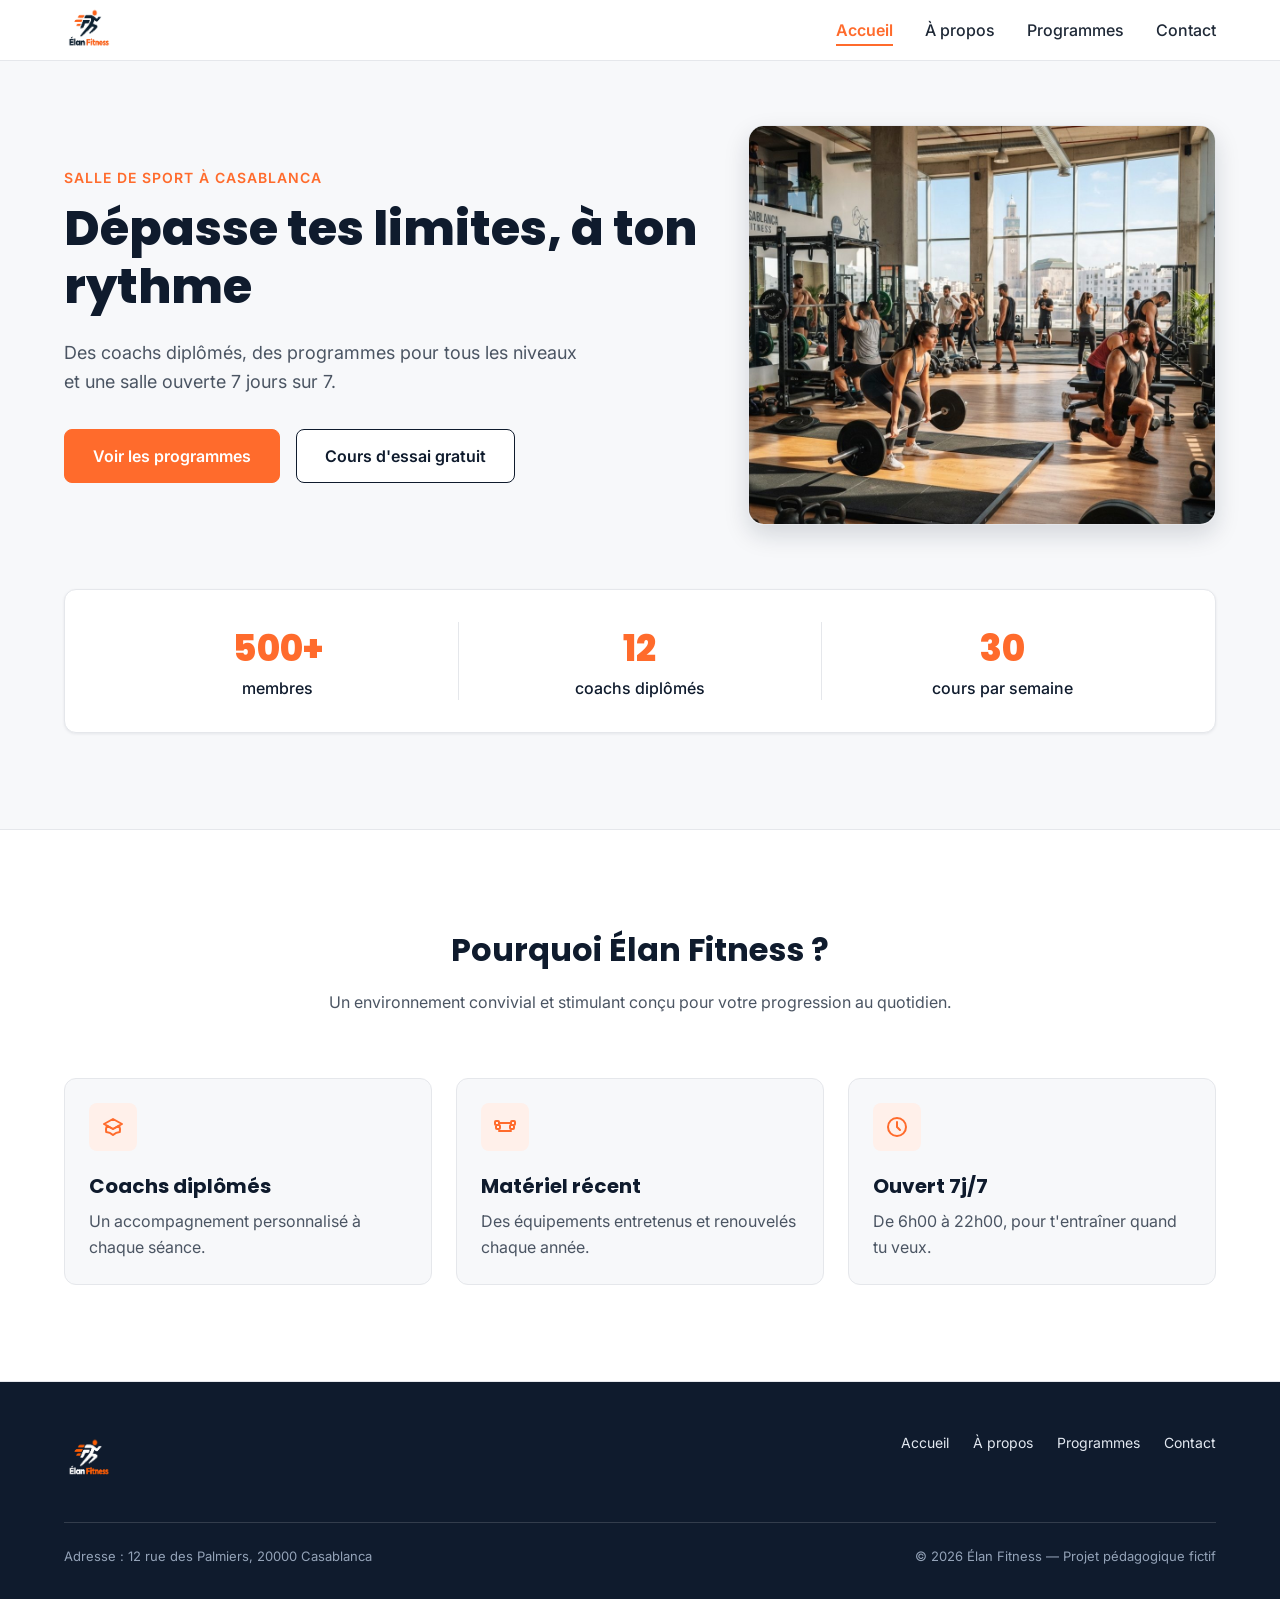
<file: index.html>
<!DOCTYPE html>
<html lang="fr">
<head>
  <meta charset="UTF-8">
  <meta name="viewport" content="width=device-width, initial-scale=1">
  <meta name="description" content="Découvrez Élan Fitness, salle de sport à Casablanca : musculation, yoga, cardio et boxe fitness avec des coachs diplômés.">
  <meta property="og:type" content="website">
  <meta property="og:locale" content="fr_FR">
  <meta property="og:site_name" content="Élan Fitness">
  <meta property="og:title" content="Élan Fitness | Salle de sport à Casablanca">
  <meta property="og:description" content="Musculation, yoga, cardio et boxe fitness avec des coachs diplômés à Casablanca.">
  <title>Élan Fitness | Salle de sport à Casablanca</title>

  <link rel="preconnect" href="https://fonts.googleapis.com">
  <link rel="preconnect" href="https://fonts.gstatic.com" crossorigin>
  <link href="https://fonts.googleapis.com/css2?family=Inter:wght@400;500;600&family=Poppins:wght@600;700;800&display=swap" rel="stylesheet">

  <link rel="stylesheet" href="style.css">
</head>

<body>

  <header class="en-tete">
    <div class="conteneur en-tete-contenu">
      <img src ='logo.png' alt='Logo Élan Fitness dynamique' class='logo logo1' >

      <nav aria-label="Navigation principale">
        <ul class="menu">
          <li><a href="index.html" class="lien-actif">Accueil</a></li>
          <li><a href="apropos.html">À propos</a></li>
          <li><a href="programmes.html">Programmes</a></li>
          <li><a href="contact.html">Contact</a></li>

        </ul>
      </nav>
    </div>
  </header>

  <main>

    <section id="accueil" class="hero">
      <div class="conteneur">

        <div class="hero-contenu">
          <div class="hero-texte">
            <p class="sur-titre">Salle de sport à Casablanca</p>
            <h1>Dépasse tes limites, à ton rythme</h1>
            <p class="hero-description">
              Des coachs diplômés, des programmes pour tous les niveaux et une salle ouverte 7 jours sur 7.
            </p>
            <div class="boutons">
              <a href="programmes.html" class="bouton bouton-principal">Voir les programmes</a>
              <a href="contact.html" class="bouton bouton-secondaire">Cours d'essai gratuit</a>
            </div>
          </div>

          <img class="hero-image" src="img/hero.jpg" alt="Des personnes s'entraînent dans une salle de sport lumineuse à Casablanca">
        </div>

        <div class="chiffres">
          <div class="chiffre">
            <p class="chiffre-nombre">500+</p>
            <p>membres</p>
          </div>
          <div class="chiffre">
            <p class="chiffre-nombre">12</p>
            <p>coachs diplômés</p>
          </div>
          <div class="chiffre">
            <p class="chiffre-nombre">30</p>
            <p>cours par semaine</p>
          </div>
        </div>

      </div>
    </section> 

    <section class="section section-blanche">
      <div class="conteneur">

        <div class="section-titre">
          <h2>Pourquoi Élan Fitness ?</h2>
          <p>Un environnement convivial et stimulant conçu pour votre progression au quotidien.</p>
        </div>

        <div class="cartes">
          <article class="carte carte-avantage">
            <div class="icone"><img src="img/icone-coach.svg" alt=""></div>
            <h3>Coachs diplômés</h3>
            <p>Un accompagnement personnalisé à chaque séance.</p>
          </article>

          <article class="carte carte-avantage">
            <div class="icone"><img src="img/icone-materiel.svg" alt=""></div>
            <h3>Matériel récent</h3>
            <p>Des équipements entretenus et renouvelés chaque année.</p>
          </article>

          <article class="carte carte-avantage">
            <div class="icone"><img src="img/icone-horloge.svg" alt=""></div>
            <h3>Ouvert 7j/7</h3>
            <p>De 6h00 à 22h00, pour t'entraîner quand tu veux.</p>
          </article>
        </div>

      </div>
    </section>



    
  </main>

  <footer class="pied-de-page">
    <div class="conteneur">

      <div class="pied-haut">
       <img src="logo2.png" alt="Logo Élan Fitness" class="logo">

        <nav aria-label="Navigation du pied de page">
          <ul class="menu menu-pied">
            <li><a href="index.html">Accueil</a></li>
            <li><a href="apropos.html">À propos</a></li>
            <li><a href="programmes.html">Programmes</a></li>
            <li><a href="contact.html">Contact</a></li>

          </ul>
        </nav>
      </div>

      <div class="pied-bas">
        <p>Adresse : 12 rue des Palmiers, 20000 Casablanca</p>
        <p>&copy; 2026 Élan Fitness — Projet pédagogique fictif</p>
      </div>

    </div>
  </footer>

</body>
</html>
</file>
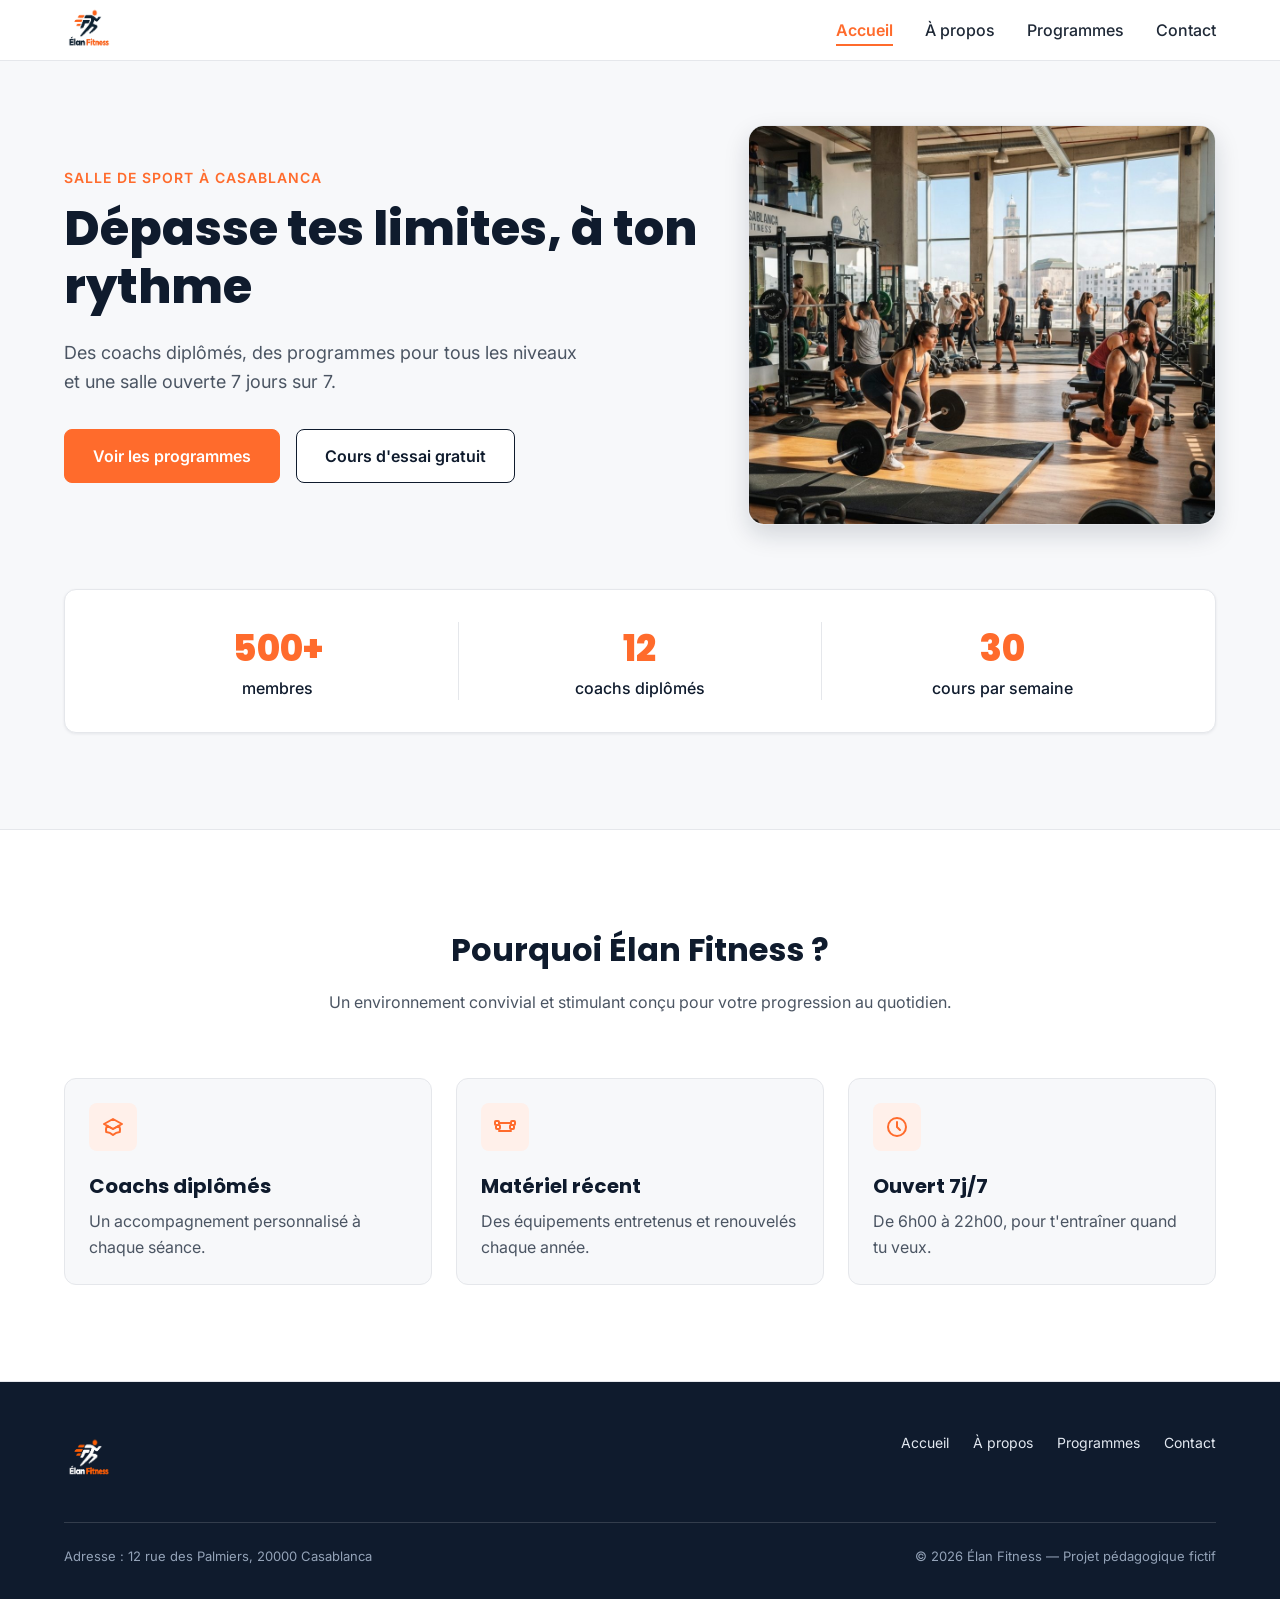
<file: accueil.html>
<!DOCTYPE html>
<html lang="fr">
<head>
  <meta charset="UTF-8">
  <meta name="viewport" content="width=device-width, initial-scale=1">
  <meta name="description" content="Élan Fitness, salle de sport à Casablanca : musculation, yoga, cardio et boxe fitness avec des coachs diplômés. Réservez votre cours d'essai gratuit.">
  <title>Élan Fitness | Salle de sport à Casablanca</title>

  <link rel="preconnect" href="https://fonts.googleapis.com">
  <link rel="preconnect" href="https://fonts.gstatic.com" crossorigin>
  <link href="https://fonts.googleapis.com/css2?family=Inter:wght@400;500;600&family=Poppins:wght@600;700;800&display=swap" rel="stylesheet">

  <link rel="stylesheet" href="style.css">
</head>

<body>

  <header class="en-tete">
    <div class="conteneur en-tete-contenu">
      <img src ='logo.png' alt='Logo Élan Fitness dynamique' class='logo logo1' >

      <nav aria-label="Navigation principale">
        <ul class="menu">
          <li><a href="Accueil.html" class="lien-actif">Accueil</a></li>
          <li><a href="apropos.html">À propos</a></li>
          <li><a href="programmes.html">Programmes</a></li>
          <li><a href="contact.html">Contact</a></li>

        </ul>
      </nav>
    </div>
  </header>

  <main>

    <section id="accueil" class="hero">
      <div class="conteneur">

        <div class="hero-contenu">
          <div class="hero-texte">
            <p class="sur-titre">Salle de sport à Casablanca</p>
            <h1>Dépasse tes limites, à ton rythme</h1>
            <p class="hero-description">
              Des coachs diplômés, des programmes pour tous les niveaux et une salle ouverte 7 jours sur 7.
            </p>
            <div class="boutons">
              <a href="programmes.html" class="bouton bouton-principal">Voir les programmes</a>
              <a href="contact.html" class="bouton bouton-secondaire">Cours d'essai gratuit</a>
            </div>
          </div>

          <img class="hero-image" src="img/hero.jpg" alt="Des personnes s'entraînent dans une salle de sport lumineuse à Casablanca">
        </div>

        <div class="chiffres">
          <div class="chiffre">
            <p class="chiffre-nombre">500+</p>
            <p>membres</p>
          </div>
          <div class="chiffre">
            <p class="chiffre-nombre">12</p>
            <p>coachs diplômés</p>
          </div>
          <div class="chiffre">
            <p class="chiffre-nombre">30</p>
            <p>cours par semaine</p>
          </div>
        </div>

      </div>
    </section> 

    <section class="section section-blanche">
      <div class="conteneur">

        <div class="section-titre">
          <h2>Pourquoi Élan Fitness ?</h2>
          <p>Un environnement convivial et stimulant conçu pour votre progression au quotidien.</p>
        </div>

        <div class="cartes">
          <article class="carte carte-avantage">
            <div class="icone"><img src="img/icone-coach.svg" alt=""></div>
            <h3>Coachs diplômés</h3>
            <p>Un accompagnement personnalisé à chaque séance.</p>
          </article>

          <article class="carte carte-avantage">
            <div class="icone"><img src="img/icone-materiel.svg" alt=""></div>
            <h3>Matériel récent</h3>
            <p>Des équipements entretenus et renouvelés chaque année.</p>
          </article>

          <article class="carte carte-avantage">
            <div class="icone"><img src="img/icone-horloge.svg" alt=""></div>
            <h3>Ouvert 7j/7</h3>
            <p>De 6h00 à 22h00, pour t'entraîner quand tu veux.</p>
          </article>
        </div>

      </div>
    </section>



    
  </main>

  <footer class="pied-de-page">
    <div class="conteneur">

      <div class="pied-haut">
       <img src="logo2.png" alt="Logo Élan Fitness" class="logo">

        <nav aria-label="Navigation du pied de page">
          <ul class="menu menu-pied">
            <li><a href="Accueil.html">Accueil</a></li>
            <li><a href="apropos.html">À propos</a></li>
            <li><a href="programmes.html">Programmes</a></li>
            <li><a href="contact.html">Contact</a></li>

          </ul>
        </nav>
      </div>

      <div class="pied-bas">
        <p>Adresse : 12 rue des Palmiers, 20000 Casablanca</p>
        <p>&copy; 2026 Élan Fitness — Projet pédagogique fictif</p>
      </div>

    </div>
  </footer>

</body>
</html>
</file>
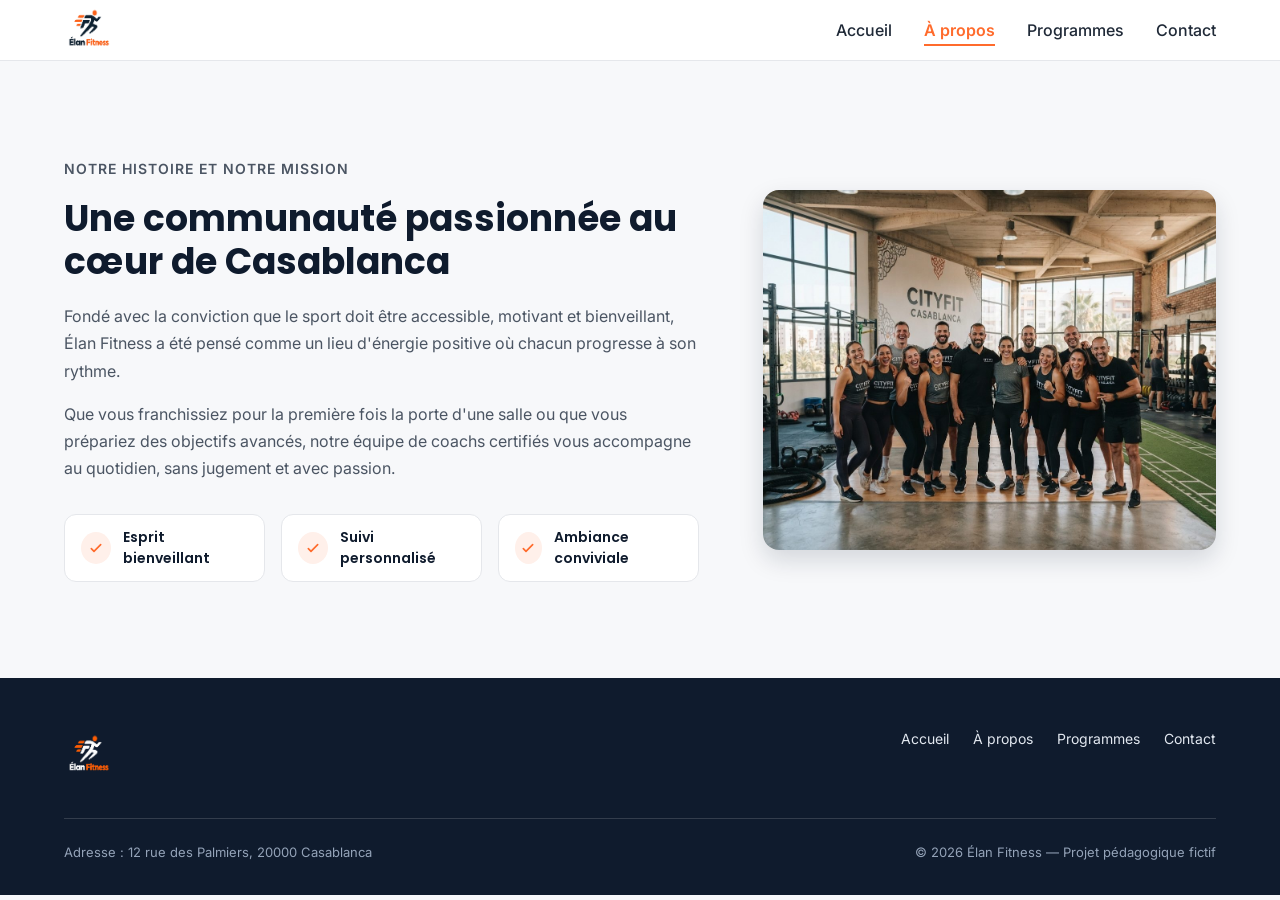
<file: apropos.html>
<!DOCTYPE html>
<html lang="fr">
<head>
  <meta charset="UTF-8">
  <meta name="viewport" content="width=device-width, initial-scale=1">
  <meta name="description" content="Découvrez l'histoire et les valeurs d'Élan Fitness, une salle de sport conviviale avec des coachs certifiés au cœur de Casablanca.">
  <meta property="og:type" content="website">
  <meta property="og:locale" content="fr_FR">
  <meta property="og:site_name" content="Élan Fitness">
  <meta property="og:title" content="À propos d'Élan Fitness | Salle de sport à Casablanca">
  <meta property="og:description" content="Découvrez l'histoire, les valeurs et l'équipe de coachs d'Élan Fitness à Casablanca.">
  <title>À propos d'Élan Fitness | Casablanca</title>

  <link rel="preconnect" href="https://fonts.googleapis.com">
  <link rel="preconnect" href="https://fonts.gstatic.com" crossorigin>
  <link href="https://fonts.googleapis.com/css2?family=Inter:wght@400;500;600&family=Poppins:wght@600;700;800&display=swap" rel="stylesheet">

  <link rel="stylesheet" href="style.css">
</head>

<body>

  <header class="en-tete">
    <div class="conteneur en-tete-contenu">
      <img src ='logo.png' alt='Logo Élan Fitness dynamique' class='logo logo1' >

      <nav aria-label="Navigation principale">
        <ul class="menu">
          <li><a href="index.html" >Accueil</a></li>
          <li><a href="apropos.html" class="lien-actif">À propos</a></li>
          <li><a href="programmes.html">Programmes</a></li>
          <li><a href="contact.html">Contact</a></li>
        </ul>
      </nav>
    </div>
  </header>

  <main>
    <section id="a-propos" class="section">
      <div class="conteneur apropos-contenu">

        <div class="apropos-texte">
          <p class="sur-titre">Notre histoire et notre mission</p>
          <h1>Une communauté passionnée au cœur de Casablanca</h1>
          <p>
            Fondé avec la conviction que le sport doit être accessible, motivant et bienveillant,
            Élan Fitness a été pensé comme un lieu d'énergie positive où chacun progresse à son rythme.
          </p>
          <p>
            Que vous franchissiez pour la première fois la porte d'une salle ou que vous prépariez des
            objectifs avancés, notre équipe de coachs certifiés vous accompagne au quotidien, sans
            jugement et avec passion.
          </p>

          <ul class="valeurs">
            <li class="valeur">
              <div class="icone icone-petite"><img src="img/icone-check.svg" alt=""></div>
              <span>Esprit bienveillant</span>
            </li>
            <li class="valeur">
              <div class="icone icone-petite"><img src="img/icone-check.svg" alt=""></div>
              <span>Suivi personnalisé</span>
            </li>
            <li class="valeur">
              <div class="icone icone-petite"><img src="img/icone-check.svg" alt=""></div>
              <span>Ambiance conviviale</span>
            </li>
          </ul>
        </div>

        <img class="apropos-image" src="img/equipe.jpg" alt="L'équipe de coachs d'Élan Fitness réunie dans la salle">

      </div>
    </section>
  </main>

  <footer class="pied-de-page">
    <div class="conteneur">

      <div class="pied-haut">
       <img src="logo2.png" alt="Logo Élan Fitness" class="logo">

        <nav aria-label="Navigation du pied de page">
          <ul class="menu menu-pied">
            <li><a href="index.html">Accueil</a></li>
            <li><a href="apropos.html">À propos</a></li>
            <li><a href="programmes.html">Programmes</a></li>
            <li><a href="contact.html">Contact</a></li>

          </ul>
        </nav>
      </div>

      <div class="pied-bas">
        <p>Adresse : 12 rue des Palmiers, 20000 Casablanca</p>
        <p>&copy; 2026 Élan Fitness — Projet pédagogique fictif</p>
      </div>

    </div>
  </footer>

</body>
</html>
</file>
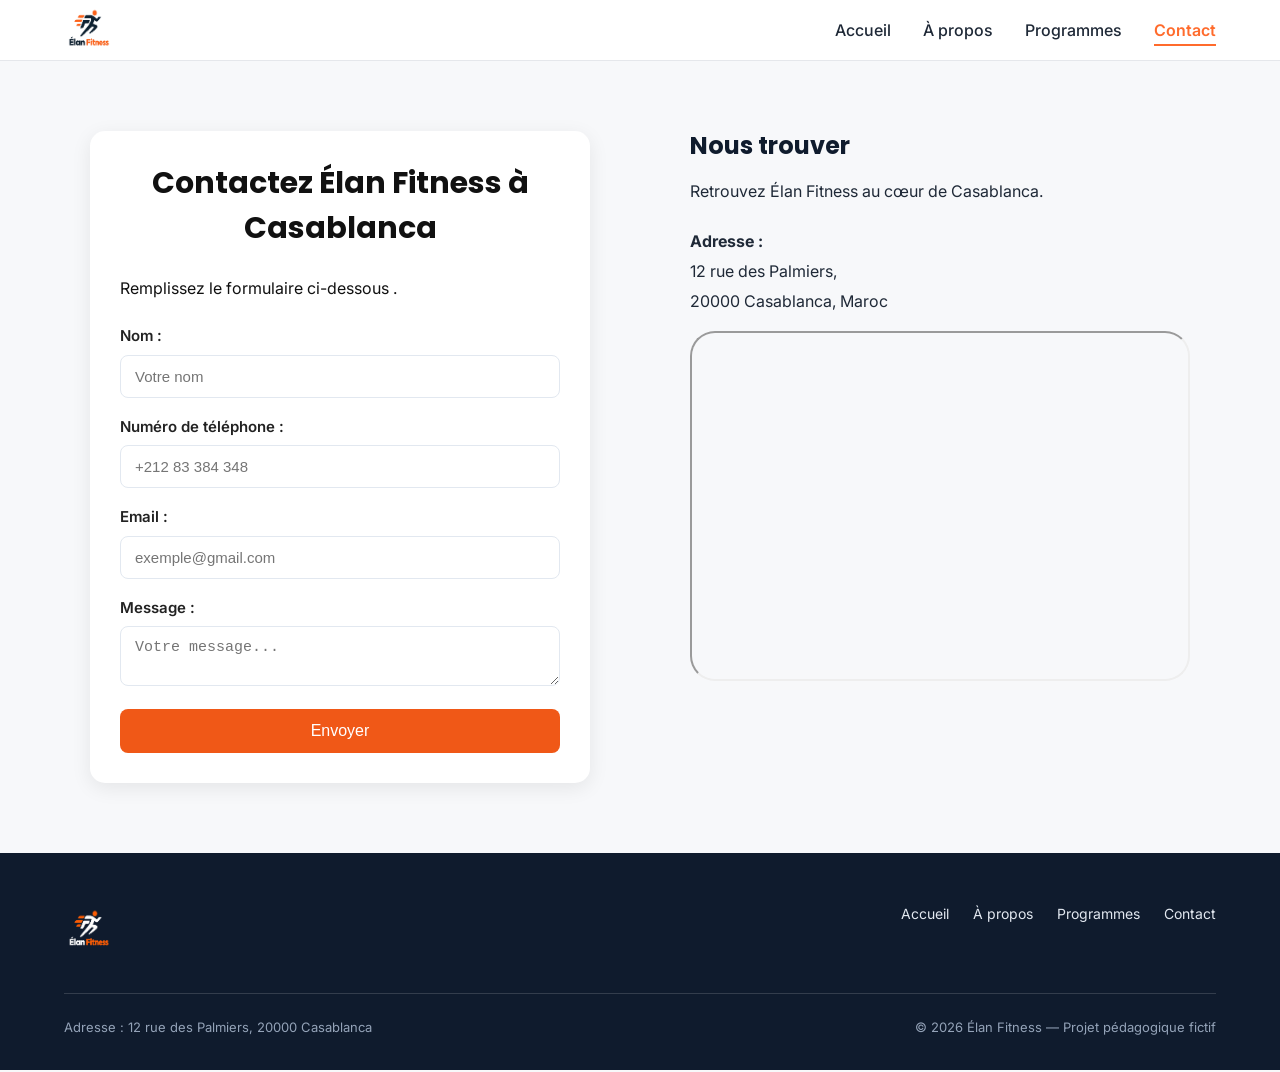
<file: contact.html>
<!DOCTYPE html>
<html lang="fr">
<head>
  <meta charset="UTF-8">
  <meta name="viewport" content="width=device-width, initial-scale=1">
  <meta name="description" content="Contactez Élan Fitness à Casablanca pour en savoir plus sur nos programmes, nos abonnements ou réserver votre cours d'essai.">
  <meta property="og:type" content="website">
  <meta property="og:locale" content="fr_FR">
  <meta property="og:site_name" content="Élan Fitness">
  <meta property="og:title" content="Contact | Élan Fitness Casablanca">
  <meta property="og:description" content="Une question sur nos programmes ou abonnements ? Contactez l'équipe d'Élan Fitness à Casablanca.">
  <title>Contact | Élan Fitness Casablanca</title>

  <link rel="preconnect" href="https://fonts.googleapis.com">
  <link rel="preconnect" href="https://fonts.gstatic.com" crossorigin>
  <link href="https://fonts.googleapis.com/css2?family=Inter:wght@400;500;600&family=Poppins:wght@600;700;800&display=swap" rel="stylesheet">

  <link rel="stylesheet" href="style.css">
</head>

<body>

  <header class="en-tete">
    <div class="conteneur en-tete-contenu">
      <img src ='logo.png' alt='Logo Élan Fitness dynamique' class='logo logo1' >

      <nav aria-label="Navigation principale">
        <ul class="menu">
          <li><a href="index.html" >Accueil</a></li>
          <li><a href="apropos.html">À propos</a></li>
          <li><a href="programmes.html">Programmes</a></li>
          <li><a href="contact.html" class="lien-actif">Contact</a></li>

        </ul>
      </nav>
    </div>
  </header>

  

<main>
<section class="contact">

  <form class="contact-form">
    <h1>Contactez Élan Fitness à Casablanca</h1>
    <p>Remplissez le formulaire ci-dessous .</p>
    <label for="nom">Nom :</label>
    <input type="text" id="nom" name="nom" placeholder="Votre nom">

    <label for="telephone">Numéro de téléphone :</label>
    <input type="tel" id="telephone" name="telephone" placeholder="+212 83 384 348">

    <label for="email">Email :</label>
    <input type="email" id="email" name="email" placeholder="exemple@gmail.com">

    <label for="message">Message :</label>
    <textarea id="message" name="message" placeholder="Votre message..."></textarea>

    <button type="submit">Envoyer</button>
  </form>

  <div class="localisation_description">
    <h2>Nous trouver</h2>

    <p>
      Retrouvez Élan Fitness au cœur de Casablanca.
    </p>

    <p>
      <strong>Adresse :</strong><br>
      12 rue des Palmiers,<br>
      20000 Casablanca, Maroc
    </p>

    <iframe
      src="https://www.google.com/maps?q=12%20rue%20des%20Palmiers%2C%20Casablanca%2C%20Morocco&output=embed">
    </iframe>
  </div>

</section>
</main>

  <footer class="pied-de-page">
    <div class="conteneur">

      <div class="pied-haut">
       <img src="logo2.png" alt="Logo Élan Fitness" class="logo">

        <nav aria-label="Navigation du pied de page">
          <ul class="menu menu-pied">
            <li><a href="index.html">Accueil</a></li>
            <li><a href="apropos.html">À propos</a></li>
            <li><a href="programmes.html">Programmes</a></li>
            <li><a href="contact.html">Contact</a></li>

          </ul>
        </nav>
      </div>

      <div class="pied-bas">
        <p>Adresse : 12 rue des Palmiers, 20000 Casablanca</p>
        <p>&copy; 2026 Élan Fitness — Projet pédagogique fictif</p>
      </div>

    </div>
  </footer>

</body>
</html>
</file>
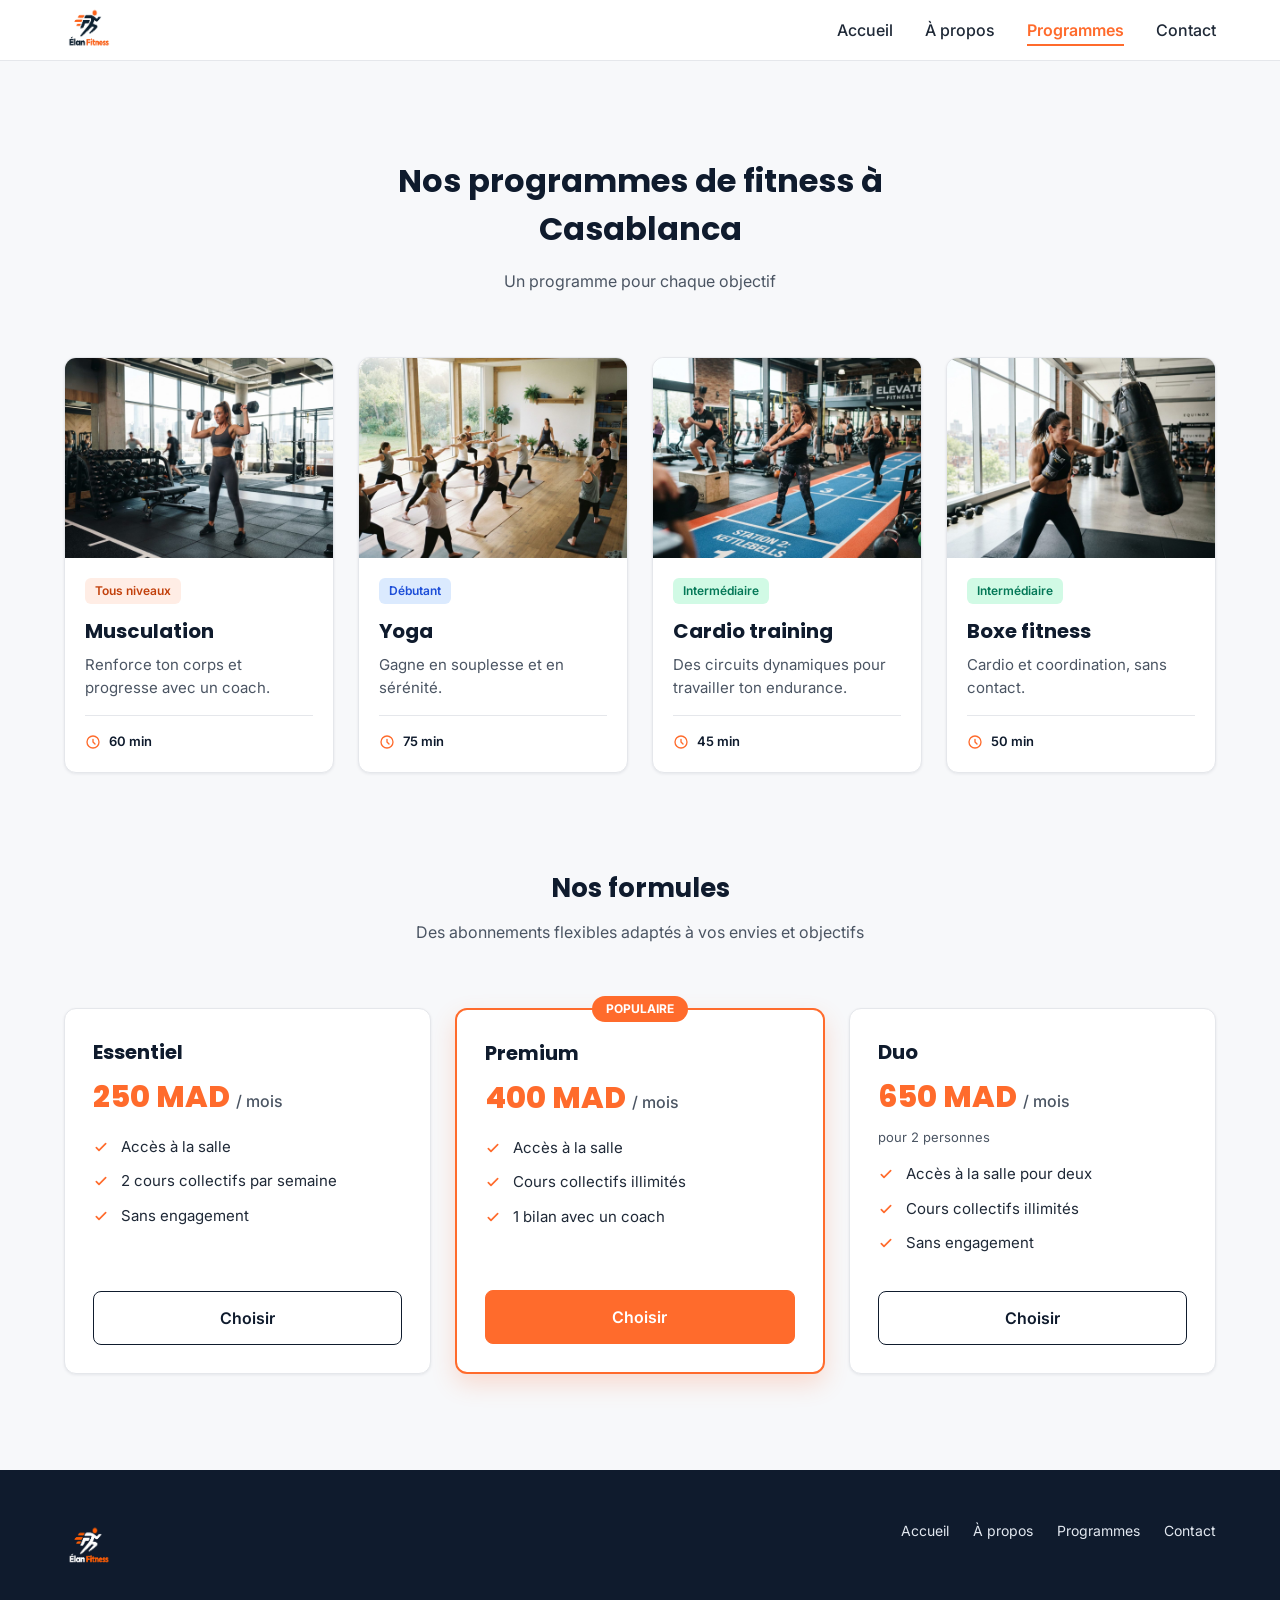
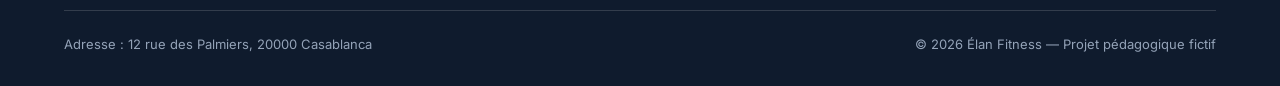
<file: programmes.html>
<!DOCTYPE html>
<html lang="fr">
<head>
  <meta charset="UTF-8">
  <meta name="viewport" content="width=device-width, initial-scale=1">
  <meta name="description" content="Explorez les programmes de musculation, yoga, cardio et boxe fitness d'Élan Fitness à Casablanca, ainsi que nos formules d'abonnement.">
  <meta property="og:type" content="website">
  <meta property="og:locale" content="fr_FR">
  <meta property="og:site_name" content="Élan Fitness">
  <meta property="og:title" content="Programmes fitness | Élan Fitness Casablanca">
  <meta property="og:description" content="Musculation, yoga, cardio et boxe fitness : trouvez le programme adapté à vos objectifs.">
  <title>Programmes fitness | Élan Fitness Casablanca</title>

  <link rel="preconnect" href="https://fonts.googleapis.com">
  <link rel="preconnect" href="https://fonts.gstatic.com" crossorigin>
  <link href="https://fonts.googleapis.com/css2?family=Inter:wght@400;500;600&family=Poppins:wght@600;700;800&display=swap" rel="stylesheet">

  <link rel="stylesheet" href="style.css">
</head>

<body>

  <header class="en-tete">
    <div class="conteneur en-tete-contenu">
      <img src ='logo.png' alt='Logo Élan Fitness dynamique' class='logo logo1' >

      <nav aria-label="Navigation principale">
        <ul class="menu">
          <li><a href="index.html" >Accueil</a></li>
          <li><a href="apropos.html">À propos</a></li>
          <li><a href="programmes.html" class="lien-actif">Programmes</a></li>
          <li><a href="contact.html">Contact</a></li>
        </ul>
      </nav>
    </div>
  </header>
  <main>
  <section id="programmes" class="section">
      <div class="conteneur">

        <div class="section-titre">
          <h1>Nos programmes de fitness à Casablanca</h1>
          <p>Un programme pour chaque objectif</p>
        </div>

        <div class="cartes">

          <article class="carte carte-programme">
            <img src="img/musculation.jpg" alt="Une sportive soulève des haltères dans l'espace musculation">
            <div class="programme-corps">
              <span class="etiquette etiquette-orange">Tous niveaux</span>
              <h3>Musculation</h3>
              <p>Renforce ton corps et progresse avec un coach.</p>
              <p class="duree"><img src="img/icone-duree.svg" alt="">60 min</p>
            </div>
          </article>

          <article class="carte carte-programme">
            <img src="img/yoga.jpg" alt="Un groupe pratique le yoga sur des tapis dans une salle lumineuse">
            <div class="programme-corps">
              <span class="etiquette etiquette-bleue">Débutant</span>
              <h3>Yoga</h3>
              <p>Gagne en souplesse et en sérénité.</p>
              <p class="duree"><img src="img/icone-duree.svg" alt="">75 min</p>
            </div>
          </article>

          <article class="carte carte-programme">
            <img src="img/cardio.jpg" alt="Des sportifs suivent un circuit de cardio training avec des kettlebells">
            <div class="programme-corps">
              <span class="etiquette etiquette-verte">Intermédiaire</span>
              <h3>Cardio training</h3>
              <p>Des circuits dynamiques pour travailler ton endurance.</p>
              <p class="duree"><img src="img/icone-duree.svg" alt="">45 min</p>
            </div>
          </article>

          <article class="carte carte-programme">
            <img src="img/boxe.jpg" alt="Une sportive frappe un sac de frappe pendant un cours de boxe fitness">
            <div class="programme-corps">
              <span class="etiquette etiquette-verte">Intermédiaire</span>
              <h3>Boxe fitness</h3>
              <p>Cardio et coordination, sans contact.</p>
              <p class="duree"><img src="img/icone-duree.svg" alt="">50 min</p>
            </div>
          </article>

        </div>

        <div class="formules">

          <div class="section-titre">
            <h3>Nos formules</h3>
            <p>Des abonnements flexibles adaptés à vos envies et objectifs</p>
          </div>

          <div class="cartes">

            <article class="carte formule">
              <h4>Essentiel</h4>
              <p class="prix">250 MAD <span>/ mois</span></p>
              <ul class="formule-liste">
                <li>Accès à la salle</li>
                <li>2 cours collectifs par semaine</li>
                <li>Sans engagement</li>
              </ul>
              <a href="contact.html" class="bouton bouton-secondaire">Choisir</a>
            </article>

            <article class="carte formule formule-populaire">
              <p class="badge-populaire">Populaire</p>
              <h4>Premium</h4>
              <p class="prix">400 MAD <span>/ mois</span></p>
              <ul class="formule-liste">
                <li>Accès à la salle</li>
                <li>Cours collectifs illimités</li>
                <li>1 bilan avec un coach</li>
              </ul>
              <a href="contact.html" class="bouton bouton-principal">Choisir</a>
            </article>

            <article class="carte formule">
              <h4>Duo</h4>
              <p class="prix">650 MAD <span>/ mois</span></p>
              <p class="prix-note">pour 2 personnes</p>
              <ul class="formule-liste">
                <li>Accès à la salle pour deux</li>
                <li>Cours collectifs illimités</li>
                <li>Sans engagement</li>
              </ul>
              <a href="contact.html" class="bouton bouton-secondaire">Choisir</a>
            </article>

          </div>
        </div>

      </div>
    </section>
    </main>


  <footer class="pied-de-page">
    <div class="conteneur">

      <div class="pied-haut">
       <img src="logo2.png" alt="Logo Élan Fitness" class="logo">

        <nav aria-label="Navigation du pied de page">
          <ul class="menu menu-pied">
            <li><a href="index.html">Accueil</a></li>
            <li><a href="apropos.html">À propos</a></li>
            <li><a href="programmes.html">Programmes</a></li>
            <li><a href="contact.html">Contact</a></li>

          </ul>
        </nav>
      </div>

      <div class="pied-bas">
        <p>Adresse : 12 rue des Palmiers, 20000 Casablanca</p>
        <p>&copy; 2026 Élan Fitness — Projet pédagogique fictif</p>
      </div>

    </div>
  </footer>

</body>
</html>
</file>
<file: style.css>
* {
  box-sizing: border-box;
  margin: 0;
  padding: 0; 
}
/* supprimer les marges et paddings par defaut */

html {
  scroll-behavior: smooth;
}
/* activer le scroll fluide   */
 
body {
  font-family: 'Inter', Arial, sans-serif; /* police  */
  font-size: 16px; /* taiile */
  line-height: 1.5; /* interligne */
  color: #1F2937;
  background-color: #F7F8FA;
}

h1, h2, h3, h4 {
  font-family: 'Poppins', Arial, sans-serif; 
  color: #0F1B2D;
}

a {
  color: inherit;
  text-decoration: none;
}

ul {
  list-style: none;
}

img {
  display: block; /* prendre tout la largeur */
  max-width: 100%; /* pour responsive */
}

a:focus-visible, /* lors dun focus un contour */
button:focus-visible {
  outline: 3px solid #FF6B2C;
  outline-offset: 2px;/* contour offset c est a dir  */
}

.conteneur {
  width: 100%;
  max-width: 1200px;
  margin: 0 auto;
  padding: 0 24px;
}

.section {
  padding: 96px 0;
}

.section-blanche {
  background-color: #FFFFFF;
  border-top: 1px solid #E5E7EB;
  border-bottom: 1px solid #E5E7EB;
}

.section-titre {
  max-width: 640px;
  margin: 0 auto 64px;
  text-align: center;
}

.section-titre h1,
.section-titre h2 {
  font-size: 32px;
  margin-bottom: 16px;
}

.section-titre h3 {
  font-size: 26px;
  margin-bottom: 12px;
}

.section-titre p {
  color: #4B5563;
}

.sur-titre {
  font-size: 14px;
  font-weight: 600;
  color: #FF6B2C;
  text-transform: uppercase;
  letter-spacing: 1px;
  margin-bottom: 12px;
}

.bouton {
  display: inline-block;/*pour que le bouton ne prenne pas toute la largeur */
  padding: 14px 28px;
  border-radius: 8px;
  font-size: 16px;
  font-weight: 600;
  text-align: center;
  cursor: pointer; 
}

.bouton-principal {
  background-color: #FF6B2C;
  border: 1px solid #FF6B2C;
  color: #FFFFFF;
}

.bouton-principal:hover {
  background-color: #F05817;
}

.bouton-secondaire {
  background-color: #FFFFFF;
  border: 1px solid #0F1B2D;
  color: #0F1B2D;
}

.bouton-secondaire:hover {
  background-color: #F3F4F6;
}

.cartes {
  display: flex; /* pour les carte soit cote a cote */
  gap: 24px;
}

.carte {
  flex: 1;/* pour les cartes prennent la meme largeur */
  background-color: #FFFFFF;
  border: 1px solid #E5E7EB;
  border-radius: 12px;
  box-shadow: 0 1px 3px rgba(15, 27, 45, 0.08);
}

.icone {
  width: 48px;
  height: 48px;
  background-color: #FFF0EA;
  border-radius: 8px;
  display: flex;
  align-items: center;
  justify-content: center;
}

.icone img {
  width: 24px;
  height: 24px;
}

.icone-petite {
  width: 32px;
  height: 32px;
  border-radius: 50%;
}

.icone-petite img {
  width: 16px;
  height: 16px;
}

.en-tete {
  position: sticky; /* pour rest navbar en haut meme si je scroll , fixy : fixe , absolute : selon son position , relative selon le pere */
  top: 0;
  z-index: 10;/* pour ne se caache pas aucune */
  background-color: #FFFFFF;
  border-bottom: 1px solid #E5E7EB;
}

.en-tete-contenu {
  display: flex;
  align-items: center;        /* Aligne verticalement (sur l'axe Y) */
  justify-content: space-between; /* Distribue l'espace horizontalement (sur l'axe X) */
}

.logo {
  display: flex;
  align-items: center;
  width:50px ;
  height:60px ;
}

.logo1:hover { 
  width: 70px;
  height: 90px;
  margin-left: 8px;
  transition : all 0.3s ease-in-out ; 
}

.menu {
  display: flex;
  gap: 32px;
}

.menu a {
  font-weight: 500;
  padding-bottom: 4px;
  border-bottom: 2px solid transparent;
}

.menu a:hover {
  color: #FF6B2C;
}

.menu .lien-actif {
  color: #FF6B2C;
  font-weight: 600;
  border-bottom-color: #FF6B2C;
}

.hero {
  padding: 64px 0 96px;
}

.hero-contenu {
  display: flex;
  align-items: center;
  gap: 32px;
}

.hero-texte {
  flex: 7;
}

.hero-texte h1 {
  font-size: 48px;
  font-weight: 800;
  line-height: 1.2;
  margin-bottom: 24px;
}

.hero-description {
  max-width: 520px;
  font-size: 18px;
  line-height: 1.6;
  color: #4B5563;
  margin-bottom: 32px;
}

.boutons {
  display: flex;
  flex-wrap: wrap;
  gap: 16px;
}

.hero-image {
  flex: 5;
  min-width: 0;
  height: 400px;
  object-fit: cover;/*remplir cadre */
  border-radius: 16px;
  border: 1px solid #E5E7EB;
  box-shadow: 0 10px 25px rgba(15, 27, 45, 0.15);/*pour ombre premier horizontale , vertical , flou , couleur*/
}

.chiffres {
  display: flex;
  margin-top: 64px;
  padding: 32px;
  background-color: #FFFFFF;
  border: 1px solid #E5E7EB;
  border-radius: 12px;
  box-shadow: 0 1px 3px rgba(15, 27, 45, 0.08);
}

.chiffre {
  flex: 1;
  text-align: center;
  font-weight: 500;
  color: #0F1B2D;
}

.chiffre + .chiffre {
  border-left: 1px solid #E5E7EB;
}

.chiffre-nombre {
  font-family: 'Poppins', Arial, sans-serif;
  font-size: 36px;
  font-weight: 800;
  color: #FF6B2C;
}

.carte-avantage {
  padding: 24px;
  background-color: #F7F8FA;
  box-shadow: none;
}

.carte-avantage .icone {
  margin-bottom: 20px;
}

.carte-avantage h3 {
  font-size: 20px;
  margin-bottom: 8px;
}

.carte-avantage p {
  color: #4B5563;
  line-height: 1.6;
}

.apropos-contenu {
  display: flex;
  align-items: center;
  gap: 64px;
}

.apropos-texte {
  flex: 7;
}

.apropos-texte h1,
.apropos-texte h2 {
  font-size: 36px;
  line-height: 1.2;
  margin-bottom: 20px;
}

.apropos-texte p {
  color: #4B5563;
  line-height: 1.7;
  margin-bottom: 16px;
}

.valeurs {
  display: flex;
  gap: 16px;
  margin-top: 32px;
}

.valeur {
  flex: 1;
  display: flex;
  align-items: center;
  gap: 12px;
  padding: 12px 16px;
  background-color: #FFFFFF;
  border: 1px solid #E5E7EB;
  border-radius: 12px;
  font-family: 'Poppins', Arial, sans-serif;
  font-size: 14px;
  font-weight: 600;
  color: #0F1B2D;
}

.apropos-image {
  flex: 5;
  min-width: 0;
  height: 360px;
  object-fit: cover;
  border-radius: 16px;
  box-shadow: 0 10px 25px rgba(15, 27, 45, 0.15);
}

.carte-programme {
  display: flex;
  flex-direction: column;
  overflow: hidden;
}

.carte-programme > img {
  width: 100%;
  height: 200px;
  object-fit: cover;
}

.programme-corps {
  flex: 1;
  display: flex;
  flex-direction: column;
  padding: 20px;
}

.programme-corps h3 {
  font-size: 20px;
  margin-bottom: 8px;
}

.programme-corps p {
  font-size: 15px;
  color: #4B5563;
}

.etiquette {
  align-self: flex-start;
  padding: 4px 10px;
  margin-bottom: 12px;
  border-radius: 6px;
  font-size: 12px;
  font-weight: 600;
}

.etiquette-orange {
  background-color: #FFEDE5;
  color: #C2410C;
}

.etiquette-bleue {
  background-color: #DBEAFE;
  color: #1D4ED8;
}

.etiquette-verte {
  background-color: #D1FAE5;
  color: #047857;
}

.programme-corps .duree {
  display: flex;
  align-items: center;
  gap: 8px;
  margin-top: auto;
  padding-top: 16px;
  border-top: 1px solid #E5E7EB;
  font-size: 13px;
  font-weight: 600;
  color: #0F1B2D;
}

.programme-corps h3 + p {
  margin-bottom: 16px;
}

.duree img {
  width: 16px;
  height: 16px;
}

.formules {
  margin-top: 96px;
}

.formule {
  position: relative;
  display: flex;
  flex-direction: column;
  padding: 28px;
}

.formule h4 {
  font-size: 20px;
}

.prix {
  margin: 8px 0 16px;
  font-family: 'Poppins', Arial, sans-serif;
  font-size: 30px;
  font-weight: 800;
  color: #FF6B2C;
}

.prix span {
  font-family: 'Inter', Arial, sans-serif;
  font-size: 16px;
  font-weight: 500;
  color: #4B5563;
}

.prix-note {
  margin: -8px 0 16px;
  font-size: 13px;
  color: #4B5563;
}

.formule-liste {
  flex: 1;
  margin-bottom: 24px;
}

.formule-liste li {
  padding-left: 28px;
  margin-bottom: 12px;
  font-size: 15px;
  background-image: url('img/icone-check.svg');
  background-repeat: no-repeat;
  background-position: left center;
  background-size: 16px;
}

.formule .bouton {
  display: block;
}

.formule-populaire {
  border: 2px solid #FF6B2C;
  box-shadow: 0 10px 25px rgba(255, 107, 44, 0.2);
}

.badge-populaire {
  position: absolute;
  top: -14px;
  left: 50%;
  transform: translateX(-50%);
  padding: 4px 14px;
  background-color: #FF6B2C;
  border-radius: 999px;
  font-size: 12px;
  font-weight: 700;
  text-transform: uppercase;
  color: #FFFFFF;
}

.pied-de-page {
  padding: 48px 0 32px;
  background-color: #0F1B2D;
  color: #FFFFFF;
}

.pied-haut {
  display: flex;
  justify-content: space-between;
  align-items: flex-start;
  padding-bottom: 32px;
  border-bottom: 1px solid rgba(255, 255, 255, 0.15);
}
.menu-pied {
  gap: 24px;
}

.menu-pied a {
  font-size: 14px;
  font-weight: 400;
  color: #E2E8F0;
}

.pied-bas {
  display: flex;
  justify-content: space-between;
  margin-top: 24px;
  font-size: 13px;
  color: #94A3B8;
}

.contact {
  display: flex;
  justify-content: center;
  gap: 100px;
  margin: 70px auto;
  padding: 0 20px;
}

.contact-form {
  width: 500px;
  background-color: white;
  display: flex;
  flex-direction: column;
  border-radius: 15px;
  padding: 30px;
  box-shadow: 0 5px 20px rgba(0, 0, 0, 0.08);
}

.contact-form h1,
.contact-form h2 {
  margin-bottom: 25px;
  text-align: center;
  font-size: 30px;
  color: #111;
}
.contact-form p {
  margin-bottom: 25px;
  color: #111;
}

.contact-form label {
  margin-bottom: 7px;
  font-size: 15px;
  font-weight: 600;
  color: #222;
}

.contact-form input,
.contact-form textarea {
  width: 100%;
  box-sizing: border-box;
  padding: 12px 14px;
  margin-bottom: 18px;
  border-radius: 8px;
  border: 1px solid #e2e8f0;
  font-size: 15px;
  outline: none;
}

.contact-form textarea {
  max-width:100% ;
}

.contact-form input:hover,
.contact-form textarea:hover {
  border-color: #ff5e00;
  box-shadow: 0 0 5px rgba(255, 213, 0, 0.3);
}

.contact-form input:focus,
.contact-form textarea:focus {
  border-color: #f05817;
  box-shadow: 0 0 0 3px rgba(240, 88, 23, 0.15);
}

.contact-form button {
  margin-top: 5px;
  padding: 13px 30px;
  border: none;
  border-radius: 8px;
  background-color: #f05817;
  color: white;
  font-size: 16px;
  cursor: pointer;
}

.contact-form button:hover {
  background-color: #ff8800;
}

.localisation_description {
  width: 500px;
  display: flex;
  flex-direction: column;
  line-height: 30px;
}

.localisation_description h2 {
  margin-top: 0;
  margin-bottom: 10px;
}

.localisation_description p {
  margin: 5px 0 15px;
}

.localisation_description iframe {
  width: 100%;
  height: 350px;
  border-radius: 25px;
}

@media (max-width: 900px) {
  .conteneur {
    padding-left: 20px;
    padding-right: 20px;
  }
  
  .section {
    padding: 64px 0;
  }

  .hero-contenu,
  .apropos-contenu {
    gap: 28px;
  }

  .hero-texte h1 {
    font-size: clamp(32px, 5vw, 44px);
  }

  .hero-image {
    height: 340px;
  }

  .apropos-contenu{
    display: flex;
    flex-direction: column;
  }

  .cartes {
    flex-wrap: wrap;
  }

  .cartes > .carte {
    flex: 1 1 calc(50% - 12px);
    min-width: 0;
  }

  .contact {
    gap: 24px;
  }

  .contact-form,
  .localisation_description {
    width: calc(50% - 12px);
    min-width: 0;
  }

  .menu-pied {
    display: flex;
    flex-wrap: wrap;
    gap: 12px 18px;
  }
}
@media (max-width: 600px) {
  .conteneur {
    padding-left: 16px;
    padding-right: 16px;
  }

  .section {
    padding: 48px 0;
  }

  .section-titre {
    margin-bottom: 32px;
  }

  .section-titre h1,
  .section-titre h2 {
    font-size: 28px;
  }

  .section-titre h3 {
    font-size: 23px;
  }

  .en-tete-contenu {
    flex-direction: column;
    height: auto;
    padding: 12px 16px;
    gap: 12px;
  }

  

  

  .menu {
    width: 100%;
    flex-wrap: wrap;
    justify-content: center;
    gap: 10px 14px;
  }

  .menu a {
    font-size: 14px;
  }

  .hero {
    padding: 40px 0 52px;
  }

  .hero-contenu,
  .apropos-contenu {
    flex-direction: column;
    align-items: stretch;
    text-align: center;
    gap: 28px;
  }

  .hero-texte,
  .apropos-texte {
    width: 100%;
    min-width: 0;
  }

  .hero-texte h1 {
    font-size: clamp(30px, 8vw, 38px);
    line-height: 1.2;
    margin-bottom: 18px;
    overflow-wrap: break-word;
    word-break: normal;
  }

  .hero-description {
    max-width: 100%;
    font-size: 16px;
    margin: 0 auto 24px;
  }

  .boutons {
    justify-content: center;
    gap: 12px;
  }

  .bouton {
    max-width: 100%;
    padding: 12px 18px;
  }

  .hero-image,
  .apropos-image {
    width: 100%;
    height: 260px;
    min-width: 0;
  }

  .chiffres {
    flex-wrap: wrap;
    margin-top: 36px;
    padding: 18px 10px;
    gap: 12px 0;
  }

  .chiffre {
    flex: 1 1 50%;
    min-width: 0;
    padding: 8px;
  }

  .chiffre + .chiffre {
    border-left: none;
  }

  .chiffre-nombre {
    font-size: 28px;
  }

  .cartes {
    flex-direction: column;
    gap: 18px;
  }

  .cartes > .carte {
    width: 100%;
    min-width: 0;
  }

  .apropos-texte h1,
  .apropos-texte h2 {
    font-size: 28px;
    overflow-wrap: break-word;
    word-break: normal;
  }

  .apropos-texte p {
    text-align: left;
  }

  .valeurs {
    flex-direction: column;
    gap: 12px;
  }

  .valeur {
    min-width: 0;
  }

  .programme-corps {
    padding: 18px;
  }

  .formules {
    margin-top: 56px;
  }

  .formule {
    padding: 24px 18px;
  }

  .contact {
    flex-direction: column;
    align-items: stretch;
    gap: 28px;
    margin: 36px auto;
    padding: 0 16px;
  }

  .contact-form,
  .localisation_description {
    width: 100%;
    min-width: 0;
  }

  .contact-form {
    padding: 20px 16px;
  }

  .contact-form h1,
  .contact-form h2 {
    font-size: 26px;
  }

  .contact-form input,
  .contact-form textarea {
    width: 100%;
    max-width: 100%;
    min-width: 0;
  }

  .localisation_description {
    line-height: 1.7;
  }

  .localisation_description iframe {
    display: block;
    width: 100%;
    height: 250px;
    border: 0;
  }

  .pied-haut,
  .pied-bas {
    flex-direction: column;
    align-items: center;
    gap: 20px;
    text-align: center;
  }

  .menu-pied {
    flex-direction: row;
    justify-content: center;
    gap: 12px 16px;
  }

  .pied-bas {
    margin-top: 20px;
  }

  h1,
  h2,
  h3,
  h4 {
    overflow-wrap: break-word;
    word-break: normal;
  }
}

@media (max-width: 360px) {
  .conteneur {
    padding-left: 12px;
    padding-right: 12px;
  }

  .section {
    padding: 40px 0;
  }

  .menu {
    gap: 8px 10px;
  }

  .menu a {
    font-size: 13px;
  }

  .hero-texte h1 {
    font-size: 29px;
  }

  .boutons {
    flex-direction: column;
    align-items: stretch;
  }

  .boutons .bouton {
    width: 100%;
  }

  .chiffres {
    padding: 12px 6px;
  }

  .chiffre-nombre {
    font-size: 24px;
  }

  .contact {
    padding: 0 12px;
  }

  .contact-form {
    padding: 18px 14px;
  }
}
html,
body {
  max-width: 100%;
  overflow-x: clip;
}

iframe,
input,
textarea,
button {
  max-width: 100%;
}
</file>
